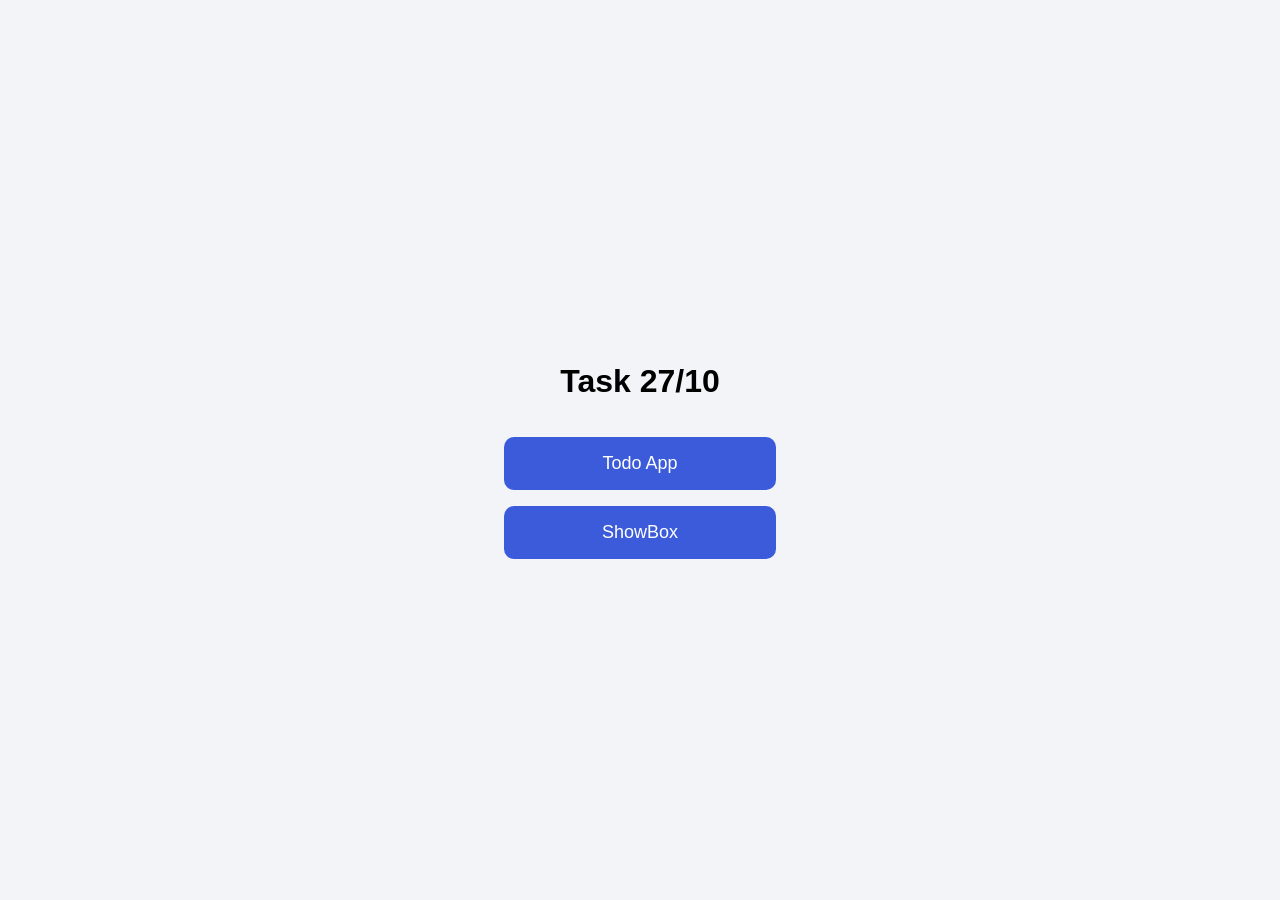
<file: index.html>
<!DOCTYPE html>
<html lang="en">
<head>
    <meta charset="UTF-8">
    <meta name="viewport" content="width=device-width, initial-scale=1.0">
    <title>Task 27/10</title>
    <style>
        body {
            margin: 0;
            min-height: 100vh;
            display: flex;
            flex-direction: column;
            align-items: center;
            justify-content: center;
            gap: 16px;
            font-family: Arial, sans-serif;
            background-color: #f2f4f8;
        }

        a {
            width: 240px;
            padding: 16px;
            border-radius: 10px;
            background-color: #3b5bdb;
            color: white;
            text-align: center;
            text-decoration: none;
            font-size: 18px;
        }

        a:hover {
            background-color: #2f4ac0;
        }
    </style>
</head>
<body>
    <h1>Task 27/10</h1>
    <a href="todo/">Todo App</a>
    <a href="showbox/">ShowBox</a>
</body>
</html>
</file>
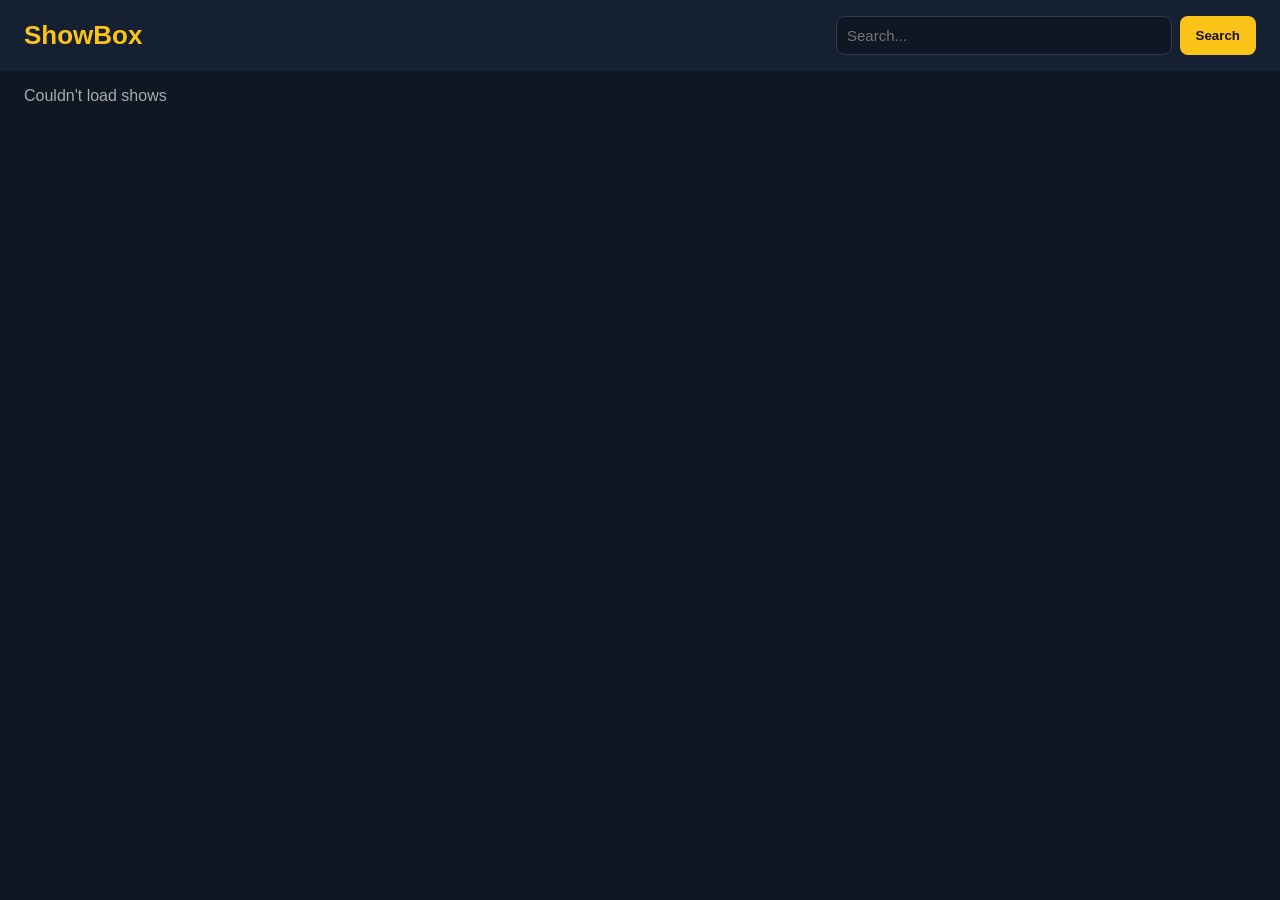
<file: showbox/index.html>
<!DOCTYPE html>
<html lang="en">
<head>
    <meta charset="UTF-8">
    <meta name="viewport" content="width=device-width, initial-scale=1.0">
    <title>ShowBox</title>
    <link rel="stylesheet" href="style.css">
</head>
<body>

    <header>
        <h1>ShowBox</h1>
        <form id="search-form">
            <input id="search-input" placeholder="Search..." autocomplete="off">
            <button>Search</button>
        </form>
    </header>

    <p id="status" class="status"></p>
    <div id="grid" class="grid"></div>

    <script src="app.js"></script>
</body>
</html>
</file>
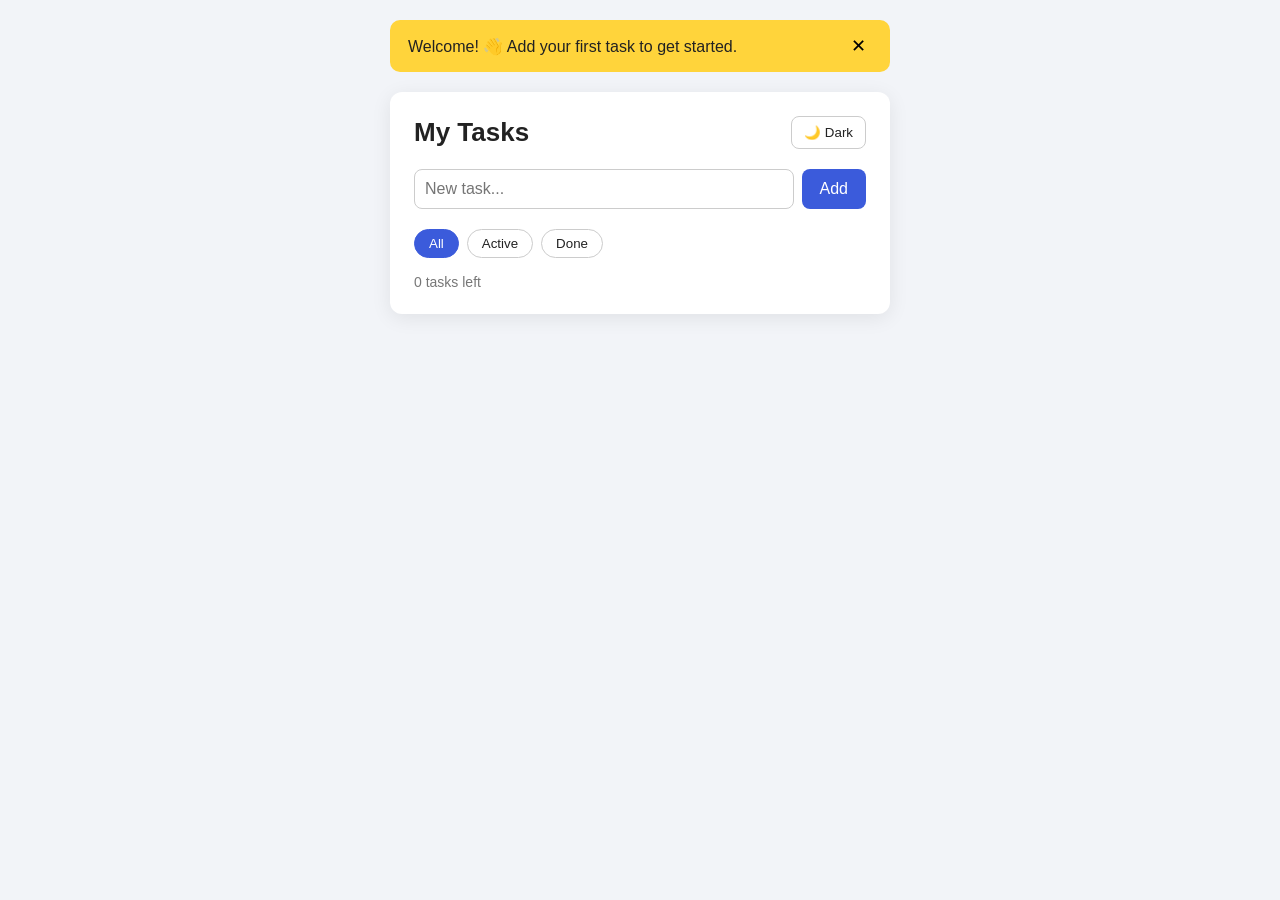
<file: todo/index.html>
<!DOCTYPE html>
<html lang="en">
<head>
    <meta charset="UTF-8">
    <meta name="viewport" content="width=device-width, initial-scale=1.0">
    <title>Todo App</title>
    <link rel="stylesheet" href="style.css">
</head>
<body>

    <div id="welcome" class="welcome hidden">
        <p>Welcome! 👋 Add your first task to get started.</p>
        <button id="close-welcome">✕</button>
    </div>

    <div class="app">
        <div class="top">
            <h1>My Tasks</h1>
            <button id="theme-btn" class="theme-btn">🌙 Dark</button>
        </div>

        <form id="todo-form">
            <input id="todo-input" placeholder="New task..." autocomplete="off">
            <button>Add</button>
        </form>

        <div class="filters">
            <button class="filter active" data-filter="all">All</button>
            <button class="filter" data-filter="active">Active</button>
            <button class="filter" data-filter="done">Done</button>
        </div>

        <ul id="todo-list"></ul>

        <p id="count" class="count"></p>
    </div>

    <script src="app.js"></script>
</body>
</html>
</file>
<file: showbox/style.css>
* {
    box-sizing: border-box;
}

body {
    margin: 0;
    font-family: Arial, sans-serif;
    background-color: #0f1724;
    color: #eee;
}

header {
    display: flex;
    flex-wrap: wrap;
    align-items: center;
    justify-content: space-between;
    gap: 12px;
    padding: 16px 24px;
    background-color: #162033;
}

h1 {
    margin: 0;
    color: #fcc419;
    font-size: 26px;
}

form {
    display: flex;
    gap: 8px;
    flex: 1;
    max-width: 420px;
}

form input {
    flex: 1;
    padding: 10px;
    border: 1px solid #2d3a52;
    border-radius: 8px;
    background-color: #0f1724;
    color: #eee;
    font-size: 15px;
}

form button {
    padding: 10px 16px;
    border: none;
    border-radius: 8px;
    background-color: #fcc419;
    color: #111;
    font-weight: bold;
    cursor: pointer;
}

.status {
    padding: 0 24px;
    color: #aaa;
}

.grid {
    display: grid;
    grid-template-columns: repeat(auto-fill, minmax(160px, 1fr));
    gap: 20px;
    padding: 0 24px 24px;
}

.card {
    background-color: #162033;
    border-radius: 10px;
    overflow: hidden;
    transition: transform 0.2s;
}

.card:hover {
    transform: translateY(-4px);
}

.card img {
    width: 100%;
    aspect-ratio: 210 / 295;
    object-fit: cover;
    display: block;
}

.card h3 {
    margin: 10px 10px 4px;
    font-size: 15px;
}

.card p {
    margin: 0 10px 12px;
    color: #aaa;
    font-size: 14px;
}

@media (max-width: 480px) {
    header {
        padding: 14px;
    }

    form {
        max-width: 100%;
    }

    .grid {
        grid-template-columns: repeat(2, 1fr);
        gap: 12px;
        padding: 0 14px 14px;
    }

    .status {
        padding: 0 14px;
    }
}
</file>
<file: todo/style.css>
* {
    box-sizing: border-box;
}

body {
    margin: 0;
    padding: 20px;
    font-family: Arial, sans-serif;
    background-color: #f2f4f8;
    color: #222;
    transition: background-color 0.3s, color 0.3s;
}

.hidden {
    display: none !important;
}

.welcome {
    max-width: 500px;
    margin: 0 auto 20px;
    padding: 14px 18px;
    border-radius: 10px;
    background-color: #ffd43b;
    color: #222;
    display: flex;
    align-items: center;
    justify-content: space-between;
    gap: 10px;
}

.welcome p {
    margin: 0;
}

.welcome button {
    border: none;
    background: none;
    font-size: 18px;
    cursor: pointer;
}

.app {
    max-width: 500px;
    margin: 0 auto;
    padding: 24px;
    border-radius: 12px;
    background-color: white;
    box-shadow: 0 4px 20px rgba(0, 0, 0, 0.08);
}

.top {
    display: flex;
    align-items: center;
    justify-content: space-between;
}

h1 {
    margin: 0;
    font-size: 26px;
}

button {
    cursor: pointer;
    font-family: inherit;
}

.theme-btn {
    padding: 8px 12px;
    border: 1px solid #ccc;
    border-radius: 8px;
    background-color: transparent;
    color: inherit;
}

form {
    display: flex;
    gap: 8px;
    margin: 20px 0;
}

form input {
    flex: 1;
    padding: 10px;
    border: 1px solid #ccc;
    border-radius: 8px;
    font-size: 16px;
}

form button {
    padding: 10px 18px;
    border: none;
    border-radius: 8px;
    background-color: #3b5bdb;
    color: white;
    font-size: 16px;
}

.filters {
    display: flex;
    gap: 8px;
    margin-bottom: 16px;
}

.filter {
    padding: 6px 14px;
    border: 1px solid #ccc;
    border-radius: 20px;
    background-color: transparent;
    color: inherit;
}

.filter.active {
    background-color: #3b5bdb;
    border-color: #3b5bdb;
    color: white;
}

ul {
    list-style: none;
    padding: 0;
    margin: 0;
}

li {
    display: flex;
    align-items: center;
    gap: 8px;
    padding: 12px 0;
    border-bottom: 1px solid #eee;
}

li .text {
    flex: 1;
    cursor: pointer;
    word-break: break-word;
}

li.done .text {
    text-decoration: line-through;
    color: #999;
}

li button {
    padding: 5px 10px;
    border: none;
    border-radius: 6px;
    font-size: 13px;
}

.edit {
    background-color: #e7f5ff;
    color: #1c7ed6;
}

.delete {
    background-color: #fff0f0;
    color: #e03131;
}

.count {
    margin: 16px 0 0;
    color: #777;
    font-size: 14px;
}

body.dark {
    background-color: #121212;
    color: #eee;
}

body.dark .app {
    background-color: #1e1e1e;
}

body.dark form input {
    background-color: #2a2a2a;
    border-color: #444;
    color: #eee;
}

body.dark li {
    border-color: #333;
}

body.dark .theme-btn,
body.dark .filter {
    border-color: #444;
}

body.dark .count {
    color: #aaa;
}

@media (max-width: 480px) {
    body {
        padding: 12px;
    }

    .app {
        padding: 16px;
    }

    h1 {
        font-size: 22px;
    }
}
</file>
